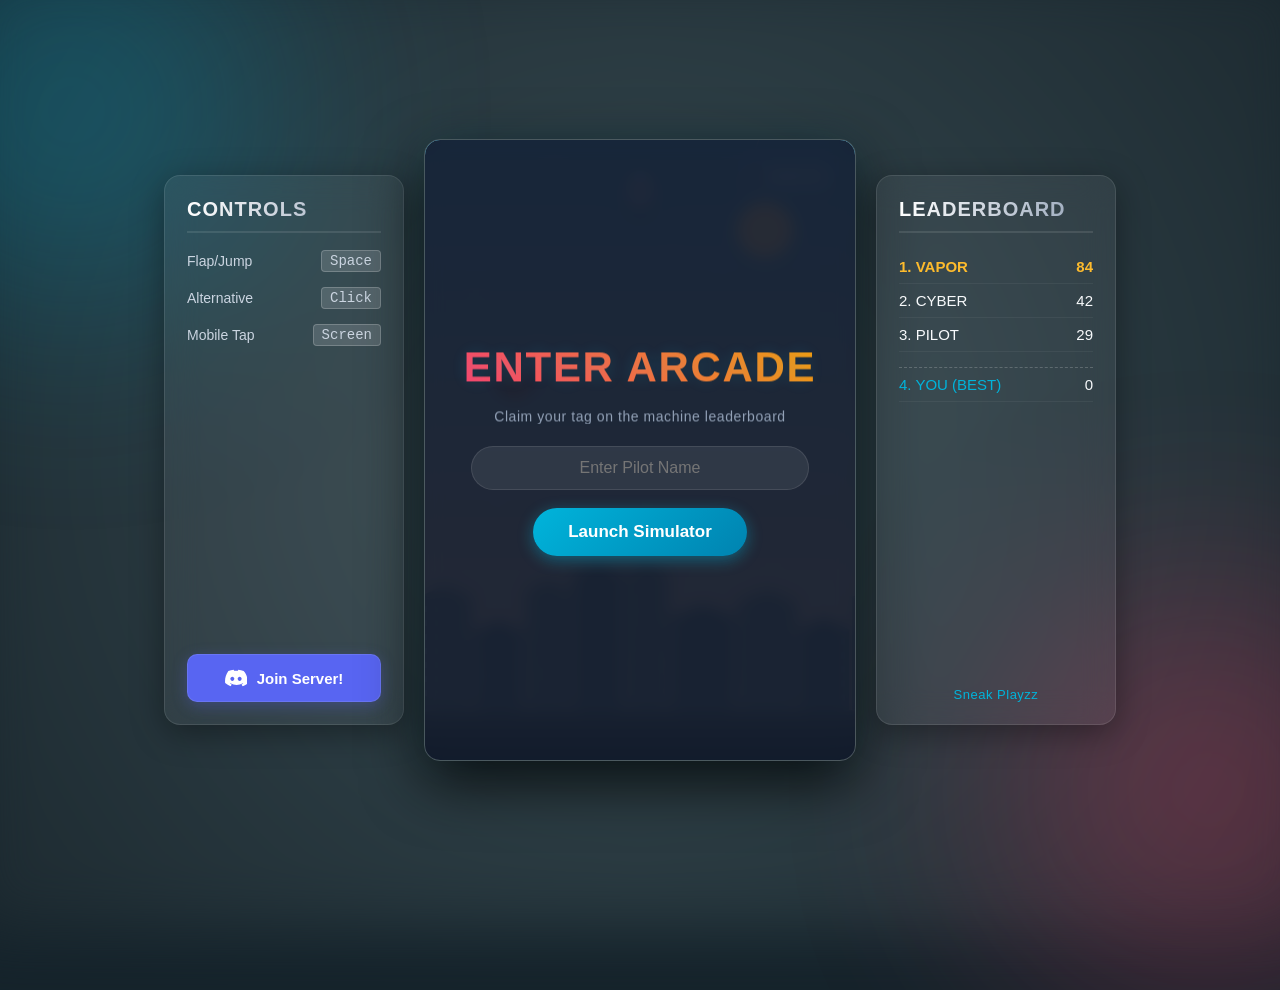
<file: index.html>
<!DOCTYPE html>
<html lang="en">
<head>
    <meta charset="UTF-8">
    <meta http-equiv="refresh" content="0; url=./flappybird.html">
    <meta name="viewport" content="width=device-width, initial-scale=1.0">
    <link rel="icon" type="image/png" sizes="32x32" href="./assets/favicon.png">
    <link rel="shortcut icon" href="./favicon.ico">
    <title>Flappy Bird - Deluxe Synth Edition</title>
</head>
<body>
    <p>Redirecting to the game page...</p>
</body>
</html>
</file>
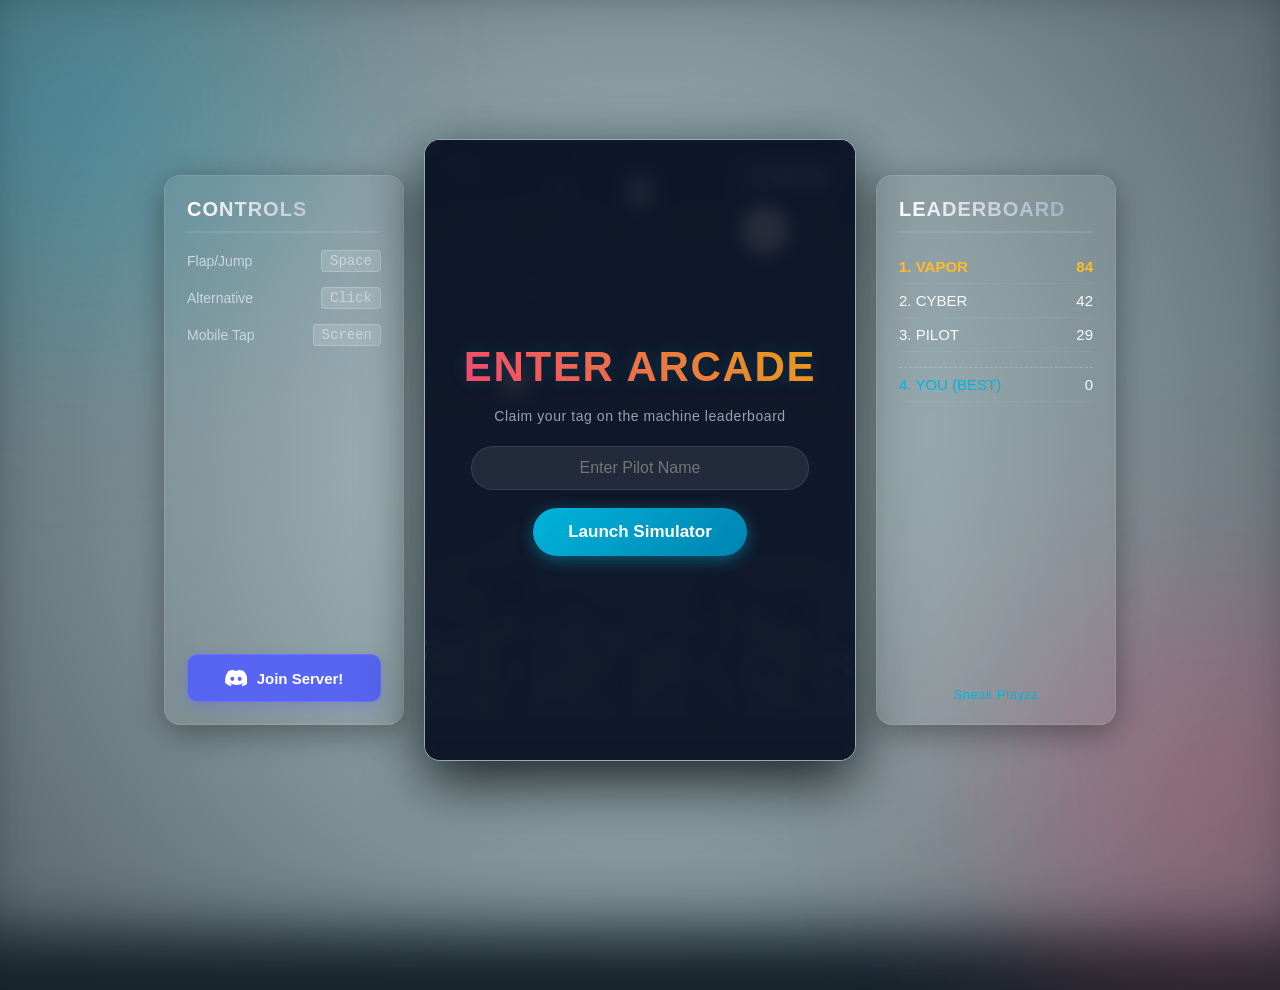
<file: flappybird.html>
<!DOCTYPE html>
<html lang="en">
<head>
    <meta charset="UTF-8">
    <meta name="viewport" content="width=device-width, initial-scale=1.0, maximum-scale=1.0, user-scalable=no">
    <title> Sneak Flappy Bird </title>
    <link rel="icon" type="image/png" sizes="32x32" href="./assets/favicon.png">
    <link rel="shortcut icon" href="./favicon.ico">
    <link rel="stylesheet" href="./styles.css">
    <style>
        :root {
            --glass-bg: rgba(255, 255, 255, 0.06);
            --glass-border: rgba(255, 255, 255, 0.1);
            --neon-blue: #00b4db;
            --neon-pink: #ff416c;
            --discord-color: #5865F2;
        }

        body {
            margin: 0;
            padding: 0;
            background: #15232b;
            display: flex;
            justify-content: center;
            align-items: center;
            min-height: 100vh;
            font-family: 'Segoe UI', Tahoma, Geneva, Verdana, sans-serif;
            overflow-x: hidden;
            overflow-y: auto;
            color: #f8fafc;
            box-sizing: border-box;
        }

        #environmentBackdrop {
            position: fixed;
            inset: -32px;
            z-index: 0;
            pointer-events: none;
            background-color: #15232b;
            background-image: radial-gradient(circle at center, transparent 10%, rgba(5, 12, 18, 0.5) 100%);
            filter: blur(30px);
            transition: background-color 3500ms ease;
        }

        @media (prefers-reduced-motion: reduce) {
            #environmentBackdrop {
                transition: none;
            }
        }

        /* Ambient glowing background shapes */
        .bg-glow {
            position: absolute;
            width: 400px;
            height: 400px;
            filter: blur(120px);
            opacity: 0.3;
            z-index: 1;
            border-radius: 50%;
            pointer-events: none;
        }
        .bg-glow.left { top: -10%; left: -10%; background: var(--neon-blue); }
        .bg-glow.right { bottom: -10%; right: -10%; background: var(--neon-pink); }

        /* Responsive Dashboard Wrap */
        #appWrapper {
            display: flex;
            flex-direction: row;
            align-items: center;
            justify-content: center;
            gap: 20px;
            z-index: 2;
            padding: 20px;
            width: 100%;
            max-width: 1100px;
            box-sizing: border-box;
        }

        /* Glassmorphic Side Panels */
        .glass-panel {
            width: 240px;
            height: 550px;
            background: var(--glass-bg);
            backdrop-filter: blur(16px);
            -webkit-backdrop-filter: blur(16px);
            border: 1px solid var(--glass-border);
            border-radius: 16px;
            padding: 22px;
            box-shadow: 0 8px 32px 0 rgba(0, 0, 0, 0.37);
            display: flex;
            flex-direction: column;
            justify-content: space-between;
            box-sizing: border-box;
            transition: order 0.3s ease;
        }

        .glass-panel h2 {
            margin-top: 0;
            font-size: 20px;
            letter-spacing: 1px;
            background: linear-gradient(to right, #fff, #94a3b8);
            background-clip: text;
            -webkit-background-clip: text;
            -webkit-text-fill-color: transparent;
            border-bottom: 2px solid var(--glass-border);
            padding-bottom: 10px;
        }

        .shortcut-list {
            list-style: none;
            padding: 0;
            margin: 0;
        }

        .shortcut-list li {
            margin-bottom: 15px;
            font-size: 14px;
            color: #cbd5e1;
            display: flex;
            justify-content: space-between;
            align-items: center;
        }

        .shortcut-list kbd {
            background: rgba(255,255,255,0.15);
            padding: 2px 8px;
            border-radius: 4px;
            font-family: monospace;
            border: 1px solid rgba(255,255,255,0.2);
        }

        /* Discord Button Styling */
        .discord-btn {
            display: flex;
            align-items: center;
            justify-content: center;
            gap: 10px;
            background: var(--discord-color);
            color: white;
            text-decoration: none;
            font-weight: bold;
            font-size: 15px;
            padding: 12px;
            border-radius: 10px;
            transition: all 0.2s ease-in-out;
            box-shadow: 0 4px 15px rgba(88, 101, 242, 0.3);
            border: 1px solid rgba(255, 255, 255, 0.1);
        }

        .discord-btn:hover {
            transform: translateY(-2px);
            box-shadow: 0 6px 20px rgba(88, 101, 242, 0.5);
            filter: brightness(1.1);
        }

        .discord-btn:active {
            transform: translateY(1px);
        }

        .discord-icon {
            width: 22px;
            height: 22px;
            fill: currentColor;
        }

        /* Leaderboard items styling */
        .leaderboard-item {
            display: flex;
            justify-content: space-between;
            padding: 8px 0;
            border-bottom: 1px solid rgba(255,255,255,0.05);
            font-size: 15px;
        }
        .rank-1 { color: #fdbb2d; font-weight: bold; }

        /* Main Game Wrapper */
        #gameContainer {
            position: relative;
            box-shadow: 0 20px 60px rgba(0, 0, 0, 0.8), 0 0 40px rgba(0, 180, 219, 0.1);
            border-radius: 16px;
            overflow: hidden;
            border: 1px solid rgba(255, 255, 255, 0.15);
            width: 100%;
            max-width: 430px;
            aspect-ratio: 430 / 620;
        }

        canvas {
            display: block;
            width: 100%;
            height: 100%;
            background: linear-gradient(to bottom, #0f172a, #1e1b4b, #2e1065);
        }

        #scoreBoard {
            position: absolute;
            top: 25px;
            left: 50%;
            transform: translateX(-50%);
            color: white;
            font-size: 46px;
            font-weight: 900;
            text-shadow: 0 4px 12px rgba(0,0,0,0.6);
            z-index: 10;
        }

        /* Sound Button Container Overlay */
        #audioToggle {
            position: absolute;
            top: 20px;
            right: 20px;
            z-index: 12;
            background: rgba(255,255,255,0.1);
            border: 1px solid rgba(255,255,255,0.2);
            backdrop-filter: blur(5px);
            color: white;
            padding: 8px 12px;
            border-radius: 20px;
            cursor: pointer;
            font-size: 12px;
            font-weight: bold;
            display: flex;
            align-items: center;
            gap: 5px;
            transition: all 0.2s;
        }
        #audioToggle:hover { background: rgba(255,255,255,0.2); }

        /* Shared Screen Layout Components */
        .overlay-screen {
            position: absolute;
            top: 0;
            left: 0;
            width: 100%;
            height: 100%;
            background: rgba(15, 23, 42, 0.9);
            backdrop-filter: blur(8px);
            -webkit-backdrop-filter: blur(8px);
            z-index: 20;
            display: flex;
            flex-direction: column;
            justify-content: center;
            align-items: center;
            padding: 30px;
            box-sizing: border-box;
            text-align: center;
        }

        #gameOverScreen { display: none; }

        .overlay-screen h1 {
            font-size: 42px;
            margin: 0 0 10px 0;
            background: linear-gradient(45deg, var(--neon-pink), #f59e0b);
            background-clip: text;
            -webkit-background-clip: text;
            -webkit-text-fill-color: transparent;
            font-weight: 800;
        }

        .gate-input {
            background: rgba(255, 255, 255, 0.08);
            border: 1px solid var(--glass-border);
            padding: 12px 20px;
            border-radius: 25px;
            color: white;
            font-size: 16px;
            outline: none;
            margin-bottom: 18px;
            text-align: center;
            width: 80%;
            transition: border-color 0.2s;
        }
        .gate-input:focus {
            border-color: var(--neon-blue);
        }

        .arcade-btn {
            padding: 14px 35px;
            font-size: 17px;
            background: linear-gradient(135deg, var(--neon-blue), #0083b0);
            color: white;
            border: none;
            border-radius: 30px;
            cursor: pointer;
            font-weight: bold;
            box-shadow: 0 4px 15px rgba(0, 180, 219, 0.4);
            transition: transform 0.2s, box-shadow 0.2s;
        }
        .arcade-btn:hover { 
            transform: translateY(-2px); 
            box-shadow: 0 6px 20px rgba(0, 180, 219, 0.6);
        }
        .arcade-btn:active { transform: translateY(1px); }

        /* Responsive Mobile Breakpoints */
        @media (max-width: 950px) {
            #appWrapper {
                flex-direction: column;
                height: auto;
                align-items: center;
                padding: 10px;
            }
            #gameContainer {
                order: 1;
                max-width: 95vw;
                width: 100%;
            }
            .glass-panel {
                order: 2;
                width: 100%;
                max-width: 430px;
                height: auto;
                gap: 20px;
            }
            .glass-panel h2 {
                margin-bottom: 10px;
            }
        }
    </style>
</head>
<body>

    <div id="environmentBackdrop" aria-hidden="true"></div>
    <div class="bg-glow left"></div>
    <div class="bg-glow right"></div>

    <div id="appWrapper">
        <div class="glass-panel">
            <div>
                <h2>CONTROLS</h2>
                <ul class="shortcut-list">
                    <li>Flap/Jump <kbd>Space</kbd></li>
                    <li>Alternative <kbd>Click</kbd></li>
                    <li>Mobile Tap <kbd>Screen</kbd></li>
                </ul>
            </div>
            
            <a href="https://discord.gg/Hb5ZTJkREE" target="_blank" class="discord-btn">
                <svg class="discord-icon" viewBox="0 0 127.14 96.36" xmlns="http://www.w3.org/2000/svg">
                    <path d="M107.7,8.07A105.15,105.15,0,0,0,77.26,0a77.19,77.19,0,0,0-3.3,6.83A96.67,96.67,0,0,0,53.22,6.83,77.19,77.19,0,0,0,49.88,0,105.15,105.15,0,0,0,19.44,8.07C3.66,31.58-1.86,54.65,1,77.53A105.73,105.73,0,0,0,32,96.36a74.37,74.37,0,0,0,6.71-11,68.6,68.6,0,0,1-10.57-5.12c.9-.65,1.76-1.34,2.58-2a75.58,75.58,0,0,0,72.9,0c.82.71,1.68,1.4,2.58,2a68.43,68.43,0,0,1-10.57,5.12,77.72,77.72,0,0,0,6.71,11,105.54,105.54,0,0,0,31.06-18.83C130.63,48.22,124.75,25.4,107.7,8.07ZM42.45,65.69C36.18,65.69,31,60,31,53S36.18,40.36,42.45,40.36,53.83,46,53.83,53,48.72,65.69,42.45,65.69Zm42.24,0C78.41,65.69,73.24,60,73.24,53S78.41,40.36,84.69,40.36,96.07,46,96.07,53,91,65.69,84.69,65.69Z"/>
                </svg>
                Join Server!
            </a>
        </div>

        <div id="gameContainer">
            <div id="gateScreen" class="overlay-screen">
                <header class="brand-hero" aria-label="Site brand">
                    <h1 class="brand-title">ENTER ARCADE</h1>
                    <p class="brand-subtitle">Claim your tag on the machine leaderboard</p>
                </header>
                <input type="text" id="playerNameInput" class="gate-input" placeholder="Enter Pilot Name" maxlength="10">
                <button class="arcade-btn" onclick="registerUser()">Launch Simulator</button>
            </div>

            <div id="gameOverScreen" class="overlay-screen">
                <h1>GAME OVER</h1>
                <p id="runSummaryText" style="color:#94a3b8; margin-bottom:20px; font-size: 15px;"></p>
                <button class="arcade-btn" id="restartBtn" onclick="resetGame()">Play Again</button>
            </div>

            <button id="audioToggle" onclick="toggleMute(event)">🔊 Audio On</button>
            <div id="scoreBoard">0</div>
            <canvas id="gameCanvas" width="430" height="620"></canvas>
        </div>

        <div class="glass-panel">
            <div>
                <h2>LEADERBOARD</h2>
                <div id="leaderboardListing">
                    <div class="leaderboard-item rank-1"><span>1. VAPOR</span><span>84</span></div>
                    <div class="leaderboard-item"><span>2. CYBER</span><span>42</span></div>
                    <div class="leaderboard-item"><span>3. PILOT</span><span>29</span></div>
                </div>
                <div class="leaderboard-item" id="playerBestRow" style="margin-top: 15px; border-top: 1px dashed rgba(255,255,255,0.2);">
                    <span id="localProfileName" style="color: var(--neon-blue);">4. YOU (BEST)</span><span id="bestScoreText">0</span>
                </div>
            </div>
            <div style="text-align: center; font-size: 13px; color: var(--neon-blue); letter-spacing: 0.5px;" id="sysStatusNode">
                Sneak Playzz
            </div>
        </div>
    </div>

    <script>
        const canvas = document.getElementById("gameCanvas");
        const ctx = canvas.getContext("2d");
        const scoreBoard = document.getElementById("scoreBoard");
        const gameOverScreen = document.getElementById("gameOverScreen");
        const gateScreen = document.getElementById("gateScreen");
        const bestScoreText = document.getElementById("bestScoreText");
        const localProfileName = document.getElementById("localProfileName");
        const runSummaryText = document.getElementById("runSummaryText");

        // CLOUD LEADERBOARD CONFIG
        const LEADERBOARD_API_URL = "https://api.jsonbin.io/v3/b/6a5b9db0f5f4af5e29a1028c";
        const LEADERBOARD_API_KEY = "$2a$10$KERegVrvMbXZyPPWSlQdGuGZecTV4iZdWMMesr.3PvCdQwcXDiRtC";
        const LEADERBOARD_WRITE_METHOD = "PUT";
        const LEADERBOARD_STORAGE_KEY = "flappyBirdLocalLeaderboard";
        const FALLBACK_LEADERBOARD = [
            { name: "VAPOR", score: 84, timestamp: Date.now() - 86400000 },
            { name: "CYBER", score: 42, timestamp: Date.now() - 172800000 },
            { name: "PILOT", score: 29, timestamp: Date.now() - 259200000 }
        ];

        function buildLeaderboardHeaders(extraHeaders = {}) {
            const headers = {
                "Content-Type": "application/json",
                ...extraHeaders
            };

            if (LEADERBOARD_API_KEY) {
                headers["X-Master-Key"] = LEADERBOARD_API_KEY;
            }

            return headers;
        }

        function readLocalLeaderboard() {
            try {
                const saved = localStorage.getItem(LEADERBOARD_STORAGE_KEY);
                if (!saved) return FALLBACK_LEADERBOARD;

                const parsed = JSON.parse(saved);
                if (Array.isArray(parsed)) {
                    return parsed.filter(Boolean).map((entry) => ({
                        name: String(entry.name || "PILOT").slice(0, 12).toUpperCase(),
                        score: Number(entry.score) || 0,
                        timestamp: Number(entry.timestamp) || Date.now()
                    }));
                }
            } catch (error) {
                console.warn("Leaderboard local cache unavailable:", error);
            }

            return FALLBACK_LEADERBOARD;
        }

        function normalizeLeaderboardPayload(payload) {
            if (Array.isArray(payload)) return payload;
            if (payload && Array.isArray(payload.record)) return payload.record;
            if (payload && Array.isArray(payload.data)) return payload.data;
            if (payload && Array.isArray(payload.value)) return payload.value;
            return [];
        }

        function sortAndLimitLeaderboard(records) {
            return records
                .filter((entry) => entry && typeof entry === "object" && Number.isFinite(Number(entry.score)))
                .map((entry) => ({
                    name: String(entry.name || "PILOT").slice(0, 12).toUpperCase(),
                    score: Number(entry.score),
                    timestamp: Number(entry.timestamp) || Date.now()
                }))
                .sort((a, b) => b.score - a.score || a.timestamp - b.timestamp)
                .slice(0, 5);
        }

        function renderLeaderboardUI(scores) {
            const leaderboardContainer = document.getElementById("leaderboardListing");
            if (!leaderboardContainer) return;

            leaderboardContainer.innerHTML = "";
            const safeScores = Array.isArray(scores) && scores.length > 0 ? scores : readLocalLeaderboard();

            safeScores.forEach((entry, index) => {
                const row = document.createElement("div");
                row.className = `leaderboard-item${index === 0 ? " rank-1" : ""}`;
                row.innerHTML = `<span>${index + 1}. ${entry.name}</span><span>${entry.score}</span>`;
                leaderboardContainer.appendChild(row);
            });

            if (!safeScores.length) {
                const row = document.createElement("div");
                row.className = "leaderboard-item";
                row.innerHTML = `<span>Awaiting scores</span><span>—</span>`;
                leaderboardContainer.appendChild(row);
            }
        }

        async function fetchGlobalLeaderboard() {
            try {
                const response = await fetch(LEADERBOARD_API_URL, {
                    method: "GET",
                    headers: buildLeaderboardHeaders()
                });

                if (!response.ok) throw new Error(`Leaderboard fetch failed: ${response.status}`);

                const payload = await response.json();
                const records = normalizeLeaderboardPayload(payload);
                const rankedScores = sortAndLimitLeaderboard(records);

                localStorage.setItem(LEADERBOARD_STORAGE_KEY, JSON.stringify(rankedScores));
                renderLeaderboardUI(rankedScores);
            } catch (error) {
                console.warn("Cloud leaderboard unavailable, using fallback:", error);
                const fallbackScores = readLocalLeaderboard();
                renderLeaderboardUI(fallbackScores);
            }
        }

        async function submitScoreToGlobal(playerName, finalScore) {
            if (finalScore <= 0) return;

            const safeName = String(playerName || "PILOT").trim().toUpperCase();
            const newEntry = {
                name: safeName.slice(0, 12),
                score: Math.max(0, Math.floor(finalScore)),
                timestamp: Date.now()
            };

            try {
                const response = await fetch(LEADERBOARD_API_URL, {
                    method: "GET",
                    headers: buildLeaderboardHeaders()
                });

                if (!response.ok) throw new Error(`Read failed: ${response.status}`);

                const payload = await response.json();
                const existing = normalizeLeaderboardPayload(payload);
                const merged = sortAndLimitLeaderboard([...existing, newEntry]);

                const writeResponse = await fetch(LEADERBOARD_API_URL, {
                    method: LEADERBOARD_WRITE_METHOD,
                    headers: buildLeaderboardHeaders(),
                    body: JSON.stringify(merged)
                });

                if (!writeResponse.ok) throw new Error(`Write failed: ${writeResponse.status}`);

                localStorage.setItem(LEADERBOARD_STORAGE_KEY, JSON.stringify(merged));
                await fetchGlobalLeaderboard();
            } catch (error) {
                console.warn("Could not sync score to cloud leaderboard:", error);
                const fallbackScores = sortAndLimitLeaderboard([...readLocalLeaderboard(), newEntry]);
                localStorage.setItem(LEADERBOARD_STORAGE_KEY, JSON.stringify(fallbackScores));
                renderLeaderboardUI(fallbackScores);
            }
        }

        // GLOBAL CONFIG & CORE STATES
        let playerIdentity = "YOU";
        let isRegistered = false;

        let audioCtx = null;
        let bgMusicInterval = null;
        let isMuted = false;
        let musicStep = 0;

        const GRAVITY = 0.14;       
        const FLAP = -4.2;          
        const MAX_FALL = 6.5;         
        const SPAWN_RATE = 115;     
        const PIPE_SPEED = 2.0;     
        const PIPE_GAP = 175;       
        const PIPE_WIDTH = 75;

        let bird;
        let pipes = [];
        let frameCount = 0;
        let score = 0;
        let highScore = 0;
        let isGameOver = false;
        let gameStarted = false;
        let bgOffset = 0;
        let environment = null;
        let previousEnvironment = null;
        let dayNightMilestone = -1;
        let weatherMilestone = -1;
        let environmentTransitionProgress = 1;

        const DAY_NIGHT_SCORE_INTERVAL = 10;
        const WEATHER_SCORE_INTERVAL = 50;
        const ENVIRONMENT_TRANSITION_FRAMES = 210;
        const WEATHER_OPTIONS = ["clear", "rain", "snow", "fog"];
        const CITY_OPTIONS = ["high-rise", "old-town", "industrial", "coastal"];

        function createEnvironment(timeOfDay, weather, city) {
            const skyline = document.createElement("canvas");
            skyline.width = canvas.width;
            skyline.height = canvas.height - 50;

            const skylineCtx = skyline.getContext("2d");
            const buildings = [];
            let buildingX = -8;

            while (buildingX < skyline.width) {
                const width = 28 + Math.random() * 42;
                const cityHeight = city === "high-rise" ? 150 : city === "old-town" ? 85 : 120;
                const height = 55 + Math.random() * cityHeight;
                buildings.push({ x: buildingX, width, height });
                buildingX += width + 3;
            }

            buildings.forEach((building, index) => {
                const top = skyline.height - building.height;
                skylineCtx.fillStyle = timeOfDay === "night"
                    ? (index % 2 ? "#172b36" : "#203844")
                    : (index % 2 ? "#68867d" : "#7d9586");
                skylineCtx.fillRect(building.x, top, building.width, building.height);

                if (city === "old-town") {
                    skylineCtx.beginPath();
                    skylineCtx.moveTo(building.x - 2, top);
                    skylineCtx.lineTo(building.x + building.width / 2, top - 12);
                    skylineCtx.lineTo(building.x + building.width + 2, top);
                    skylineCtx.fill();
                } else if (city === "high-rise" && index % 3 === 0) {
                    skylineCtx.fillRect(building.x + building.width / 2 - 1, top - 15, 2, 15);
                } else if (city === "industrial" && index % 4 === 0) {
                    skylineCtx.fillRect(building.x + building.width * 0.7, top - 17, 7, 17);
                }

                for (let windowY = top + 8; windowY < skyline.height - 8; windowY += 14) {
                    for (let windowX = building.x + 6; windowX < building.x + building.width - 4; windowX += 12) {
                        const lit = timeOfDay === "night" && Math.random() > 0.45;
                        skylineCtx.fillStyle = lit ? "#f5d889" : timeOfDay === "night" ? "#314752" : "#a8c7c1";
                        skylineCtx.fillRect(windowX, windowY, 4, 6);
                    }
                }
            });

            return {
                city,
                timeOfDay,
                weather,
                skyline,
                skyTop: timeOfDay === "night" ? "#101d2b" : "#68b6cf",
                skyBottom: timeOfDay === "night" ? "#30434c" : "#e6c9a0",
                backdropColor: weather === "fog"
                    ? "#a8b5ad"
                    : weather === "rain"
                        ? "#78949b"
                        : weather === "snow"
                            ? "#a7bdc2"
                            : "#8bb8c0",
                weatherParticles: Array.from({ length: weather === "rain" ? 38 : 24 }, () => ({
                    x: Math.random() * canvas.width,
                    y: Math.random() * (canvas.height - 50),
                    size: 1 + Math.random() * 2
                }))
            };
        }

        function updateEnvironment() {
            const nextDayNightMilestone = Math.floor(score / DAY_NIGHT_SCORE_INTERVAL);
            const nextWeatherMilestone = Math.floor(score / WEATHER_SCORE_INTERVAL);
            const isFirstEnvironment = environment === null;
            const timeChanged = nextDayNightMilestone !== dayNightMilestone;
            const weatherChanged = nextWeatherMilestone !== weatherMilestone;

            if (!isFirstEnvironment && !timeChanged && !weatherChanged) return;

            const pickDifferent = (options, current) => {
                const available = options.filter((option) => option !== current);
                return available[Math.floor(Math.random() * available.length)];
            };
            const timeOfDay = isFirstEnvironment
                ? (Math.random() < 0.5 ? "day" : "night")
                : timeChanged
                    ? (environment.timeOfDay === "day" ? "night" : "day")
                    : environment.timeOfDay;
            const weather = isFirstEnvironment
                ? WEATHER_OPTIONS[Math.floor(Math.random() * WEATHER_OPTIONS.length)]
                : weatherChanged
                    ? pickDifferent(WEATHER_OPTIONS, environment.weather)
                    : environment.weather;
            const city = isFirstEnvironment
                ? CITY_OPTIONS[Math.floor(Math.random() * CITY_OPTIONS.length)]
                : weatherChanged
                    ? pickDifferent(CITY_OPTIONS, environment.city)
                    : environment.city;

            previousEnvironment = environment;
            environment = createEnvironment(timeOfDay, weather, city);
            environmentTransitionProgress = previousEnvironment ? 0 : 1;
            dayNightMilestone = nextDayNightMilestone;
            weatherMilestone = nextWeatherMilestone;
            bgOffset = 0;
            document.getElementById("environmentBackdrop").style.backgroundColor = environment.backdropColor;
        }

        // USER IDENTITY ENGINE
        function registerUser() {
            const fieldVal = document.getElementById("playerNameInput").value.trim();
            if(fieldVal.length > 0) {
                playerIdentity = fieldVal.toUpperCase();
            } else {
                playerIdentity = "PILOT";
            }
            localProfileName.innerText = `• ${playerIdentity} (BEST)`;
            document.getElementById("sysStatusNode").innerText = `Pilot: ${playerIdentity}`;
            
            isRegistered = true;
            gateScreen.style.display = "none";
            
            // Warm up Audio Context cleanly inside a user interaction callback block
            initAudio();
        }

        // AUDIO GENERATION PARSER
        function initAudio() {
            if (!audioCtx) {
                audioCtx = new (window.AudioContext || window.webkitAudioContext)();
                startBackgroundMusic();
            }
        }

        function playTone(freq, type, duration, startTime, volume = 0.1) {
            if (isMuted || !audioCtx) return;
            try {
                let osc = audioCtx.createOscillator();
                let gainNode = audioCtx.createGain();
                osc.type = type;
                osc.frequency.setValueAtTime(freq, startTime);
                
                gainNode.gain.setValueAtTime(volume, startTime);
                gainNode.gain.exponentialRampToValueAtTime(0.0001, startTime + duration);
                
                osc.connect(gainNode);
                gainNode.connect(audioCtx.destination);
                osc.start(startTime);
                osc.stop(startTime + duration);
            } catch(e) {}
        }

        function startBackgroundMusic() {
            if (bgMusicInterval) clearInterval(bgMusicInterval);
            
            const notes = [110, 130, 146, 165, 110, 130, 196, 165]; 
            bgMusicInterval = setInterval(() => {
                if (!isGameOver && gameStarted && !isMuted && audioCtx) {
                    let now = audioCtx.currentTime;
                    playTone(notes[musicStep % notes.length], 'triangle', 0.25, now, 0.15);
                    if (musicStep % 4 === 0) {
                        playTone(notes[(musicStep + 2) % notes.length] * 2, 'square', 0.15, now, 0.04);
                    }
                    musicStep++;
                }
            }, 300);
        }

        function playDeathSound() {
            if (isMuted || !audioCtx) return;
            let now = audioCtx.currentTime;
            try {
                let osc = audioCtx.createOscillator();
                let gainNode = audioCtx.createGain();
                osc.type = 'sawtooth';
                osc.frequency.setValueAtTime(300, now);
                osc.frequency.exponentialRampToValueAtTime(40, now + 0.6);
                
                gainNode.gain.setValueAtTime(0.3, now);
                gainNode.gain.linearRampToValueAtTime(0.01, now + 0.6);
                
                osc.connect(gainNode);
                gainNode.connect(audioCtx.destination);
                osc.start(now);
                osc.stop(now + 0.6);
            } catch(e) {}
        }

        function toggleMute(e) {
            e.stopPropagation();
            isMuted = !isMuted;
            document.getElementById("audioToggle").innerText = isMuted ? "🔇 Muted" : "🔊 Audio On";
        }

        // ENTITY MODEL DESIGN SCHEMAS
        class Bird {
            constructor() {
                this.x = 90;
                this.y = 240;
                this.radius = 15;
                this.velocity = 0;
                this.angle = 0;
                this.wingWave = 0;
            }

            draw() {
                ctx.save();
                ctx.translate(this.x, this.y);
                this.angle = Math.min(Math.max(this.velocity * 0.08, -0.4), 0.7);
                ctx.rotate(this.angle);

                ctx.shadowBlur = 10;
                ctx.shadowColor = "#ffbe76";

                let gradient = ctx.createRadialGradient(-2, -2, 2, 0, 0, this.radius);
                gradient.addColorStop(0, '#fff');
                gradient.addColorStop(0.6, '#ffbe76');
                gradient.addColorStop(1, '#f0932b');

                ctx.beginPath();
                ctx.arc(0, 0, this.radius, 0, Math.PI * 2);
                ctx.fillStyle = gradient;
                ctx.fill();
                ctx.strokeStyle = "#130f40";
                ctx.lineWidth = 2;
                ctx.stroke();

                // Eye
                ctx.shadowBlur = 0;
                ctx.beginPath();
                ctx.arc(5, -5, 3.5, 0, Math.PI * 2);
                ctx.fillStyle = "#fff";
                ctx.fill();
                ctx.stroke();
                ctx.beginPath();
                ctx.arc(6, -5, 1.2, 0, Math.PI * 2);
                ctx.fillStyle = "#000";
                ctx.fill();

                // Orange Beak
                ctx.beginPath();
                ctx.fillStyle = "#ff7675";
                ctx.moveTo(11, -3);
                ctx.lineTo(21, 1);
                ctx.lineTo(10, 5);
                ctx.fill();
                ctx.stroke();

                // Wing Flap animation
                this.wingWave += 0.25;
                let wingY = Math.sin(this.wingWave) * 3;
                ctx.beginPath();
                ctx.fillStyle = "#f0932b";
                ctx.ellipse(-6, wingY, 7, 4, Math.PI / 4, 0, Math.PI * 2);
                ctx.fill();
                ctx.stroke();

                ctx.restore();
            }

            update(deltaFrames) {
                if (gameStarted) {
                    this.velocity += GRAVITY * deltaFrames;
                    if (this.velocity > MAX_FALL) this.velocity = MAX_FALL;
                    this.y += this.velocity * deltaFrames;
                }
                if (this.y + this.radius >= canvas.height - 50) {
                    this.y = canvas.height - 50 - this.radius;
                    endGame();
                }
                if (this.y - this.radius <= 0) {
                    this.y = this.radius;
                    this.velocity = 0;
                }
            }

            flap() {
                if(!isRegistered) return;
                initAudio(); 
                if (!gameStarted) gameStarted = true;
                if (!isGameOver) {
                    this.velocity = FLAP;
                    playTone(440, 'sine', 0.08, audioCtx.currentTime, 0.08); 
                }
            }
        }

        class Pipe {
            constructor() {
                const minH = 60;
                const maxH = canvas.height - PIPE_GAP - 110;
                this.topHeight = Math.floor(Math.random() * (maxH - minH)) + minH;
                this.bottomHeight = canvas.height - this.topHeight - PIPE_GAP - 50;
                this.x = canvas.width;
                this.width = PIPE_WIDTH;
                this.passed = false;
            }

            draw() {
                let pipeGrad = ctx.createLinearGradient(this.x, 0, this.x + this.width, 0);
                pipeGrad.addColorStop(0, '#487eb0');
                pipeGrad.addColorStop(0.3, '#00a8ff');
                pipeGrad.addColorStop(0.7, '#0097e6');
                pipeGrad.addColorStop(1, '#273c75');

                ctx.fillStyle = pipeGrad;
                ctx.strokeStyle = "#1e272e";
                ctx.lineWidth = 2;

                // Top Pipe
                ctx.fillRect(this.x, 0, this.width, this.topHeight);
                ctx.strokeRect(this.x, -5, this.width, this.topHeight + 5);
                ctx.fillRect(this.x - 3, this.topHeight - 22, this.width + 6, 22);
                ctx.strokeRect(this.x - 3, this.topHeight - 22, this.width + 6, 22);

                // Bottom Pipe
                let bottomY = canvas.height - this.bottomHeight - 50;
                ctx.fillRect(this.x, bottomY, this.width, this.bottomHeight);
                ctx.strokeRect(this.x, bottomY, this.width, this.bottomHeight + 5);
                ctx.fillRect(this.x - 3, bottomY, this.width + 6, 22);
                ctx.strokeRect(this.x - 3, bottomY, this.width + 6, 22);
            }

            update(deltaFrames) {
                this.x -= PIPE_SPEED * deltaFrames;
            }

            collidesWith(bird) {
                let pad = 2; 
                if (bird.x + bird.radius - pad > this.x && bird.x - bird.radius + pad < this.x + this.width) {
                    if (bird.y - bird.radius + pad < this.topHeight) return true;
                    if (bird.y + bird.radius - pad > canvas.height - this.bottomHeight - 50) return true;
                }
                return false;
            }
        }

        // SIMULATED ENVIRONMENT RENDERS
        function drawEnvironment(scene, alpha, deltaFrames) {
            ctx.save();
            ctx.globalAlpha = alpha;
            const sky = ctx.createLinearGradient(0, 0, 0, canvas.height - 50);
            sky.addColorStop(0, scene.skyTop);
            sky.addColorStop(1, scene.skyBottom);
            ctx.fillStyle = sky;
            ctx.fillRect(0, 0, canvas.width, canvas.height - 50);

            if (scene.timeOfDay === "night") {
                ctx.fillStyle = "rgba(255, 255, 230, 0.8)";
                for (let i = 0; i < 28; i += 1) {
                    const x = (i * 83 + 29) % canvas.width;
                    const y = (i * 47 + 19) % 230;
                    ctx.fillRect(x, y, 2, 2);
                }
                ctx.beginPath();
                ctx.arc(340, 90, 24, 0, Math.PI * 2);
                ctx.fillStyle = "#f2e8c9";
                ctx.fill();
            } else {
                ctx.beginPath();
                ctx.arc(340, 90, 28, 0, Math.PI * 2);
                ctx.fillStyle = "#ffe4a3";
                ctx.fill();
            }

            const skylineOffset = (bgOffset * 0.2) % canvas.width;
            ctx.drawImage(scene.skyline, -skylineOffset, 0);
            ctx.drawImage(scene.skyline, canvas.width - skylineOffset, 0);

            if (scene.weather === "rain" || scene.weather === "snow") {
                scene.weatherParticles.forEach((particle) => {
                    particle.y += (scene.weather === "rain" ? 7 : 1.2) * deltaFrames;
                    particle.x += (scene.weather === "rain" ? -1.5 : 0.25) * deltaFrames;
                    if (particle.y > canvas.height - 50) {
                        particle.y = 0;
                        particle.x = Math.random() * canvas.width;
                    }

                    ctx.beginPath();
                    if (scene.weather === "rain") {
                        ctx.moveTo(particle.x, particle.y);
                        ctx.lineTo(particle.x - 3, particle.y + 9);
                        ctx.strokeStyle = "rgba(205, 226, 235, 0.55)";
                        ctx.stroke();
                    } else {
                        ctx.arc(particle.x, particle.y, particle.size, 0, Math.PI * 2);
                        ctx.fillStyle = "rgba(255, 255, 255, 0.8)";
                        ctx.fill();
                    }
                });
            } else if (scene.weather === "fog") {
                ctx.fillStyle = "rgba(218, 229, 220, 0.16)";
                ctx.fillRect(0, 300, canvas.width, 100);
            }

            ctx.restore();
        }

        function drawBackground(deltaFrames) {
            updateEnvironment();

            if (previousEnvironment) {
                environmentTransitionProgress = Math.min(
                    1,
                    environmentTransitionProgress + deltaFrames / ENVIRONMENT_TRANSITION_FRAMES
                );
                drawEnvironment(previousEnvironment, 1 - environmentTransitionProgress, deltaFrames);
                drawEnvironment(environment, environmentTransitionProgress, deltaFrames);
                if (environmentTransitionProgress === 1) previousEnvironment = null;
            } else {
                drawEnvironment(environment, 1, deltaFrames);
            }

            if (gameStarted && !isGameOver) bgOffset += deltaFrames;
        }

        function drawGroundForEnvironment(scene, alpha) {
            ctx.save();
            ctx.globalAlpha = alpha;
            let groundGrad = ctx.createLinearGradient(0, canvas.height - 50, 0, canvas.height);
            const isNight = scene.timeOfDay === "night";
            groundGrad.addColorStop(0, isNight ? "#34474a" : "#82947d");
            groundGrad.addColorStop(0.1, isNight ? "#27383d" : "#667b6c");
            groundGrad.addColorStop(1, isNight ? "#152329" : "#354b43");

            ctx.fillStyle = groundGrad;
            ctx.fillRect(0, canvas.height - 50, canvas.width, 50);

            ctx.strokeStyle = "rgba(255,255,255,0.1)";
            ctx.lineWidth = 2;
            ctx.beginPath();
            ctx.moveTo(0, canvas.height - 50);
            ctx.lineTo(canvas.width, canvas.height - 50);
            ctx.stroke();
            ctx.restore();
        }

        function drawGround() {
            if (previousEnvironment) {
                drawGroundForEnvironment(previousEnvironment, 1 - environmentTransitionProgress);
                drawGroundForEnvironment(environment, environmentTransitionProgress);
            } else {
                drawGroundForEnvironment(environment, 1);
            }
        }

        // STATE MANAGER ACTIONS
        function init() {
            bird = new Bird();
            pipes = [];
            frameCount = 0;
            score = 0;
            bgOffset = 0;
            dayNightMilestone = -1;
            weatherMilestone = -1;
            isGameOver = false;
            gameStarted = false;
            scoreBoard.innerText = score;
            gameOverScreen.style.display = "none";
        }

        function endGame() {
            if(!isGameOver) {
                isGameOver = true;
                playDeathSound();
                if(score > highScore) {
                    highScore = score;
                    bestScoreText.innerText = highScore;
                }
                runSummaryText.innerHTML = `Pilot: <b>${playerIdentity}</b><br>Score Achieved: <b>${score}</b>`;
                gameOverScreen.style.display = "flex";
                void submitScoreToGlobal(playerIdentity, score);
            }
        }

        function resetGame() {
            init();
        }

        // LOOP PIPELINE ENGINE
        let previousFrameTime = 0;

        function animate(timestamp) {
            const deltaFrames = previousFrameTime
                ? Math.min((timestamp - previousFrameTime) / (1000 / 60), 2)
                : 1;
            previousFrameTime = timestamp;

            ctx.clearRect(0, 0, canvas.width, canvas.height);
            drawBackground(deltaFrames);

            if (!gameStarted && isRegistered) {
                ctx.fillStyle = "rgba(255, 255, 255, 0.8)";
                ctx.font = "bold 16px 'Segoe UI'";
                ctx.textAlign = "center";
                ctx.fillText("TAP OR PRESS SPACE TO FLAP", canvas.width / 2, canvas.height / 2 - 20);
                ctx.font = "13px 'Segoe UI'";
                ctx.fillStyle = "rgba(255, 255, 255, 0.45)";
                ctx.fillText("Synth tracks auto-generate upon starting!", canvas.width / 2, canvas.height / 2 + 15);
            }

            if (gameStarted && !isGameOver) {
                frameCount += deltaFrames;
                if (frameCount >= SPAWN_RATE) {
                    frameCount -= SPAWN_RATE;
                    pipes.push(new Pipe());
                }
            }

            for (let i = pipes.length - 1; i >= 0; i--) {
                if (gameStarted && !isGameOver) pipes[i].update(deltaFrames);
                pipes[i].draw();

                if (gameStarted && !isGameOver && pipes[i].collidesWith(bird)) {
                    endGame();
                }

                if (gameStarted && !isGameOver && !pipes[i].passed && pipes[i].x + pipes[i].width < bird.x) {
                    score++;
                    scoreBoard.innerText = score;
                    pipes[i].passed = true;
                    playTone(660, 'sine', 0.1, audioCtx.currentTime, 0.05);
                }

                if (pipes[i].x + pipes[i].width < 0) {
                    pipes.splice(i, 1);
                }
            }

            bird.update(deltaFrames);
            bird.draw();
            drawGround();

            requestAnimationFrame(animate);
        }

        // EVENT ROUTING REGISTRIES
        window.addEventListener("keydown", (e) => {
            if (e.code === "Space") {
                e.preventDefault(); 
                if(!isRegistered) return;
                if (isGameOver) resetGame();
                else bird.flap();
            }
        });

        canvas.addEventListener("mousedown", () => { bird.flap(); });
        canvas.addEventListener("touchstart", (e) => {
            e.preventDefault();
            bird.flap();
        }, { passive: false });

        init();
        fetchGlobalLeaderboard();
        animate();
    </script>
</body>
</html>
</file>
<file: styles.css>
/* Brand header styling for the launcher hero */
:root {
    --brand-glow: rgba(0, 200, 255, 0.3);
}

@keyframes brandFloat {
    0%, 100% { transform: translateY(0) rotate(0deg); }
    50% { transform: translateY(-5px) rotate(2deg); }
}

@keyframes brandGlow {
    0%, 100% { filter: drop-shadow(0 0 10px rgba(0, 200, 255, 0.25)); }
    50% { filter: drop-shadow(0 0 24px rgba(138, 92, 255, 0.3)); }
}

@keyframes heroFadeIn {
    from {
        opacity: 0;
        transform: translateY(8px);
    }
    to {
        opacity: 1;
        transform: translateY(0);
    }
}

.brand-hero {
    display: flex;
    flex-direction: column;
    align-items: center;
    justify-content: center;
    text-align: center;
    margin-bottom: 22px;
    opacity: 0;
    animation: heroFadeIn 650ms ease-out forwards;
}

.brand-logo {
    width: 120px;
    height: auto;
    display: block;
    margin-bottom: 12px;
    border-radius: 24px;
    object-fit: contain;
    filter: drop-shadow(0 0 16px rgba(0, 200, 255, 0.22));
    animation: brandFloat 4.5s ease-in-out infinite, brandGlow 4.5s ease-in-out infinite;
    transform-origin: center;
    will-change: transform, filter;
}

.brand-title {
    margin: 0;
    font-size: 42px;
    line-height: 1.1;
    letter-spacing: 0.04em;
    font-weight: 800;
    background: linear-gradient(135deg, #ffffff 0%, #8feeff 35%, #9b8cff 100%);
    background-clip: text;
    -webkit-background-clip: text;
    -webkit-text-fill-color: transparent;
    text-shadow: 0 0 18px rgba(0, 200, 255, 0.16);
}

.brand-subtitle {
    margin: 8px 0 0;
    color: #94a3b8;
    font-size: 14px;
    letter-spacing: 0.04em;
}

@media (max-width: 700px) {
    .brand-title {
        font-size: 32px;
    }

    .brand-logo {
        width: 96px;
    }
}

@media (prefers-reduced-motion: reduce) {
    .brand-logo,
    .brand-hero {
        animation: none;
        transition: none;
    }
}
</file>
